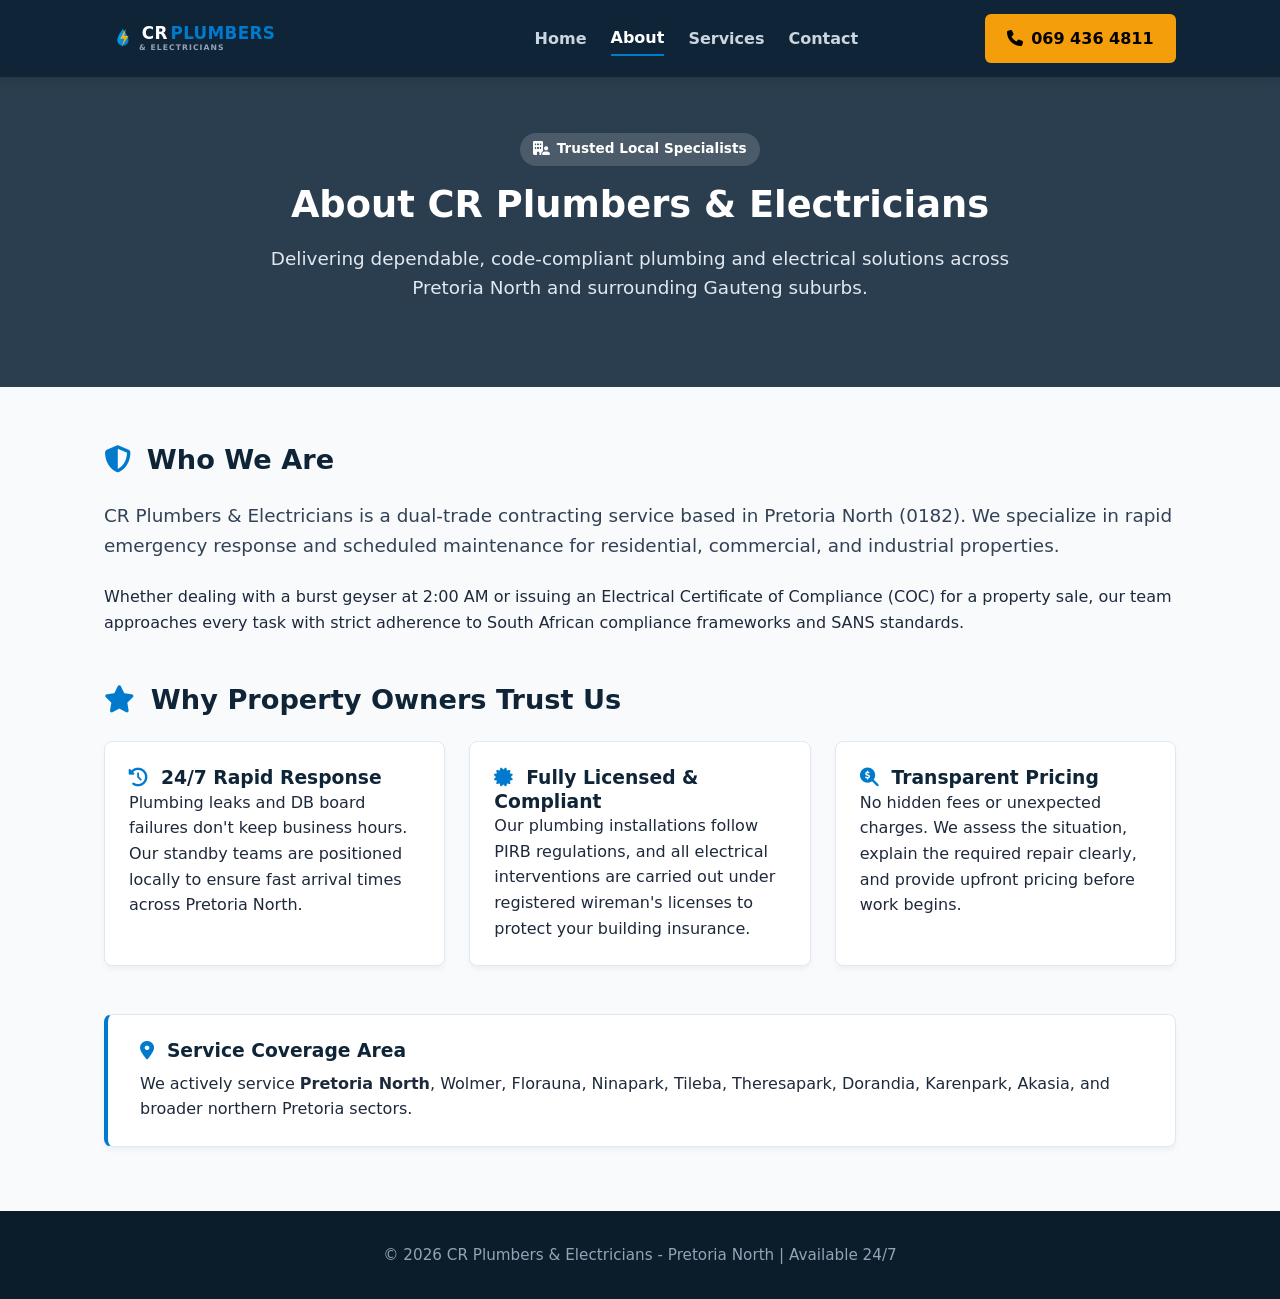
<file: website/about.html>
<!DOCTYPE html>
<html lang="en">
<head>
  <meta charset="UTF-8">
  <meta name="viewport" content="width=device-width, initial-scale=1.0">
  <title>About Us | CR Plumbers & Electricians Pretoria North</title>
  <link rel="stylesheet" href="https://cdnjs.cloudflare.com/ajax/libs/font-awesome/6.5.1/css/all.min.css">
  <link rel="stylesheet" href="style.css">
</head>
<body>

  <!-- Header & Navigation -->
  <header>
    <div class="header-container">
      <a href="../index.html" class="logo">
        <img src="logo.svg" alt="CR Plumbers & Electricians" height="42">
      </a>
      <button class="menu-toggle" id="menuToggle" aria-label="Toggle Navigation" aria-expanded="false">
        <i class="fa-solid fa-bars"></i>
      </button>
      <nav id="navMenu">
        <a href="../index.html">Home</a>
        <a href="about.html" class="active">About</a>
        <a href="services.html">Services</a>
        <a href="contact.html">Contact</a>
      </nav>
      <a href="tel:0694364811" class="btn btn-call"><i class="fa-solid fa-phone"></i> 069 436 4811</a>
    </div>
  </header>

  <!-- Page Banner -->
  <section class="hero hero-sub">
    <div class="hero-overlay"></div>
    <div class="hero-content">
      <span class="badge"><i class="fa-solid fa-building-user"></i> Trusted Local Specialists</span>
      <h1>About CR Plumbers & Electricians</h1>
      <p>Delivering dependable, code-compliant plumbing and electrical solutions across Pretoria North and surrounding Gauteng suburbs.</p>
    </div>
  </section>

  <!-- Main Content Area -->
  <main class="container">
    
    <!-- Company Overview -->
    <section class="about-overview">
      <h2 class="section-title"><i class="fa-solid fa-shield-halved icon-blue"></i> Who We Are</h2>
      <p class="lead">
        CR Plumbers & Electricians is a dual-trade contracting service based in Pretoria North (0182). We specialize in rapid emergency response and scheduled maintenance for residential, commercial, and industrial properties.
      </p>
      <p>
        Whether dealing with a burst geyser at 2:00 AM or issuing an Electrical Certificate of Compliance (COC) for a property sale, our team approaches every task with strict adherence to South African compliance frameworks and SANS standards.
      </p>
    </section>

    <!-- Core Pillars / Why Choose Us -->
    <h2 class="section-title" style="margin-top: 3rem;"><i class="fa-solid fa-star icon-blue"></i> Why Property Owners Trust Us</h2>
    <div class="grid">
      
      <div class="card">
        <div class="card-body">
          <h3><i class="fa-solid fa-clock-rotate-left icon-blue"></i> 24/7 Rapid Response</h3>
          <p>Plumbing leaks and DB board failures don't keep business hours. Our standby teams are positioned locally to ensure fast arrival times across Pretoria North.</p>
        </div>
      </div>

      <div class="card">
        <div class="card-body">
          <h3><i class="fa-solid fa-certificate icon-blue"></i> Fully Licensed & Compliant</h3>
          <p>Our plumbing installations follow PIRB regulations, and all electrical interventions are carried out under registered wireman's licenses to protect your building insurance.</p>
        </div>
      </div>

      <div class="card">
        <div class="card-body">
          <h3><i class="fa-solid fa-magnifying-glass-dollar icon-blue"></i> Transparent Pricing</h3>
          <p>No hidden fees or unexpected charges. We assess the situation, explain the required repair clearly, and provide upfront pricing before work begins.</p>
        </div>
      </div>

    </div>

    <!-- Operational Coverage Section -->
    <section class="coverage-box">
      <h3><i class="fa-solid fa-location-dot icon-blue"></i> Service Coverage Area</h3>
      <p>
        We actively service <strong>Pretoria North</strong>, Wolmer, Florauna, Ninapark, Tileba, Theresapark, Dorandia, Karenpark, Akasia, and broader northern Pretoria sectors.
      </p>
    </section>

  </main>

  <!-- Footer -->
  <footer>
    <p>&copy; 2026 CR Plumbers & Electricians - Pretoria North | Available 24/7</p>
  </footer>

  <script src="script.js"></script>
</body>
</html>
</file>
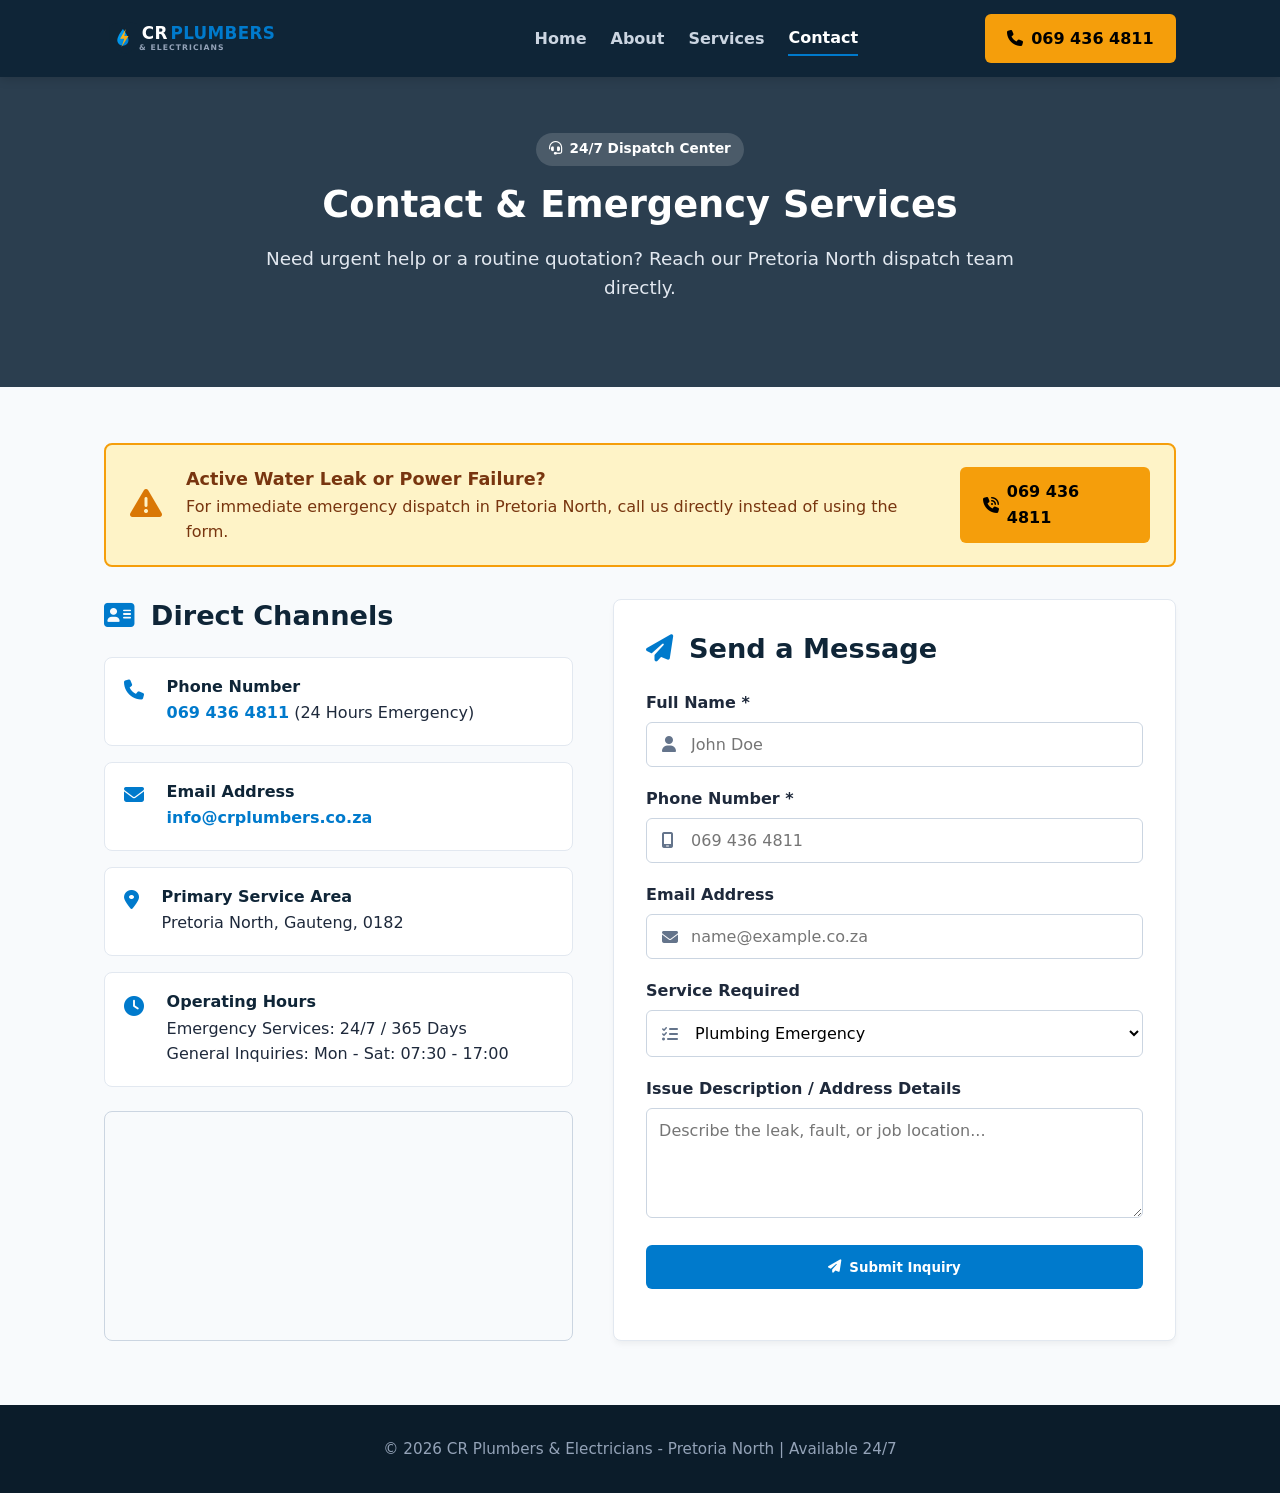
<file: website/contact.html>
<!DOCTYPE html>
<html lang="en">
<head>
  <meta charset="UTF-8">
  <meta name="viewport" content="width=device-width, initial-scale=1.0">
  <title>Contact & 24/7 Callout | CR Plumbers & Electricians Pretoria North</title>
  
  <link rel="stylesheet" href="https://cdnjs.cloudflare.com/ajax/libs/font-awesome/6.5.1/css/all.min.css">
  <link rel="stylesheet" href="style.css">
</head>
<body>

  <!-- Header & Navigation -->
  <header>
    <div class="header-container">
      <a href="../index.html" class="logo">
        <img src="logo.svg" alt="CR Plumbers & Electricians" height="42">
      </a>
      <button class="menu-toggle" id="menuToggle" aria-label="Toggle Navigation" aria-expanded="false">
        <i class="fa-solid fa-bars"></i>
      </button>
      <nav id="navMenu">
        <a href="../index.html">Home</a>
        <a href="about.html">About</a>
        <a href="services.html">Services</a>
        <a href="contact.html" class="active">Contact</a>
      </nav>
      <a href="tel:0694364811" class="btn btn-call"><i class="fa-solid fa-phone"></i> 069 436 4811</a>
    </div>
  </header>

  <!-- Page Banner -->
  <section class="hero hero-sub">
    <div class="hero-overlay"></div>
    <div class="hero-content">
      <span class="badge"><i class="fa-solid fa-headset"></i> 24/7 Dispatch Center</span>
      <h1>Contact & Emergency Services</h1>
      <p>Need urgent help or a routine quotation? Reach our Pretoria North dispatch team directly.</p>
    </div>
  </section>

  <main class="container">
    
    <!-- Urgent Emergency Alert Banner -->
    <div class="emergency-alert">
      <div class="alert-icon"><i class="fa-solid fa-triangle-exclamation"></i></div>
      <div class="alert-text">
        <strong>Active Water Leak or Power Failure?</strong>
        <p>For immediate emergency dispatch in Pretoria North, call us directly instead of using the form.</p>
      </div>
      <a href="tel:0694364811" class="btn btn-call"><i class="fa-solid fa-phone-volume"></i> 069 436 4811</a>
    </div>

    <div class="contact-grid">
      
      <!-- Direct Channels -->
      <div class="contact-info">
        <h2 class="section-title"><i class="fa-solid fa-address-card icon-blue"></i> Direct Channels</h2>
        
        <div class="info-card">
          <i class="fa-solid fa-phone icon-blue"></i>
          <div>
            <h4>Phone Number</h4>
            <p><a href="tel:0694364811">069 436 4811</a> (24 Hours Emergency)</p>
          </div>
        </div>

        <div class="info-card">
          <i class="fa-solid fa-envelope icon-blue"></i>
          <div>
            <h4>Email Address</h4>
            <p><a href="mailto:info@crplumbers.co.za">info@crplumbers.co.za</a></p>
          </div>
        </div>

        <div class="info-card">
          <i class="fa-solid fa-location-dot icon-blue"></i>
          <div>
            <h4>Primary Service Area</h4>
            <p>Pretoria North, Gauteng, 0182</p>
          </div>
        </div>

        <div class="info-card">
          <i class="fa-solid fa-clock icon-blue"></i>
          <div>
            <h4>Operating Hours</h4>
            <p>Emergency Services: 24/7 / 365 Days<br>General Inquiries: Mon - Sat: 07:30 - 17:00</p>
          </div>
        </div>

        <!-- Google Map Wrapper -->
        <div class="map-wrapper">
          <iframe 
            src="https://www.google.com/maps/embed?pb=!1m18!1m12!1m3!1d57530.07172827116!2d28.140889243761763!3d-25.674997191143825!2m3!1f0!2f0!3f0!3m2!1i1024!2i768!4f13.1!3m3!1m2!1s0x1ebfdc651125bd41%3A0x5007395b0f59260!2sPretoria%20North%2C%20Pretoria!5e0!3m2!1sen!2sza!4v1710000000000!5m2!1sen!2sza" 
            width="100%" 
            height="220" 
            style="border:0;" 
            allowfullscreen="" 
            loading="lazy" 
            referrerpolicy="no-referrer-when-downgrade">
          </iframe>
        </div>
      </div>

      <!-- Quote Request Form -->
      <div class="contact-form-wrapper">
        <h2 class="section-title"><i class="fa-solid fa-paper-plane icon-blue"></i> Send a Message</h2>
        
        <form action="contact.php" method="POST" id="contactForm" class="contact-form">
          <div class="form-group">
            <label for="name">Full Name *</label>
            <div class="input-icon-group">
              <i class="fa-solid fa-user"></i>
              <input type="text" id="name" name="name" required placeholder="John Doe">
            </div>
          </div>

          <div class="form-group">
            <label for="phone">Phone Number *</label>
            <div class="input-icon-group">
              <i class="fa-solid fa-mobile-screen"></i>
              <input type="tel" id="phone" name="phone" required placeholder="069 436 4811">
            </div>
          </div>

          <div class="form-group">
            <label for="email">Email Address</label>
            <div class="input-icon-group">
              <i class="fa-solid fa-envelope"></i>
              <input type="email" id="email" name="email" placeholder="name@example.co.za">
            </div>
          </div>

          <div class="form-group">
            <label for="service">Service Required</label>
            <div class="input-icon-group">
              <i class="fa-solid fa-list-check"></i>
              <select id="service" name="service">
                <option value="Plumbing Emergency">Plumbing Emergency</option>
                <option value="Electrical Repair">Electrical Repair / Tripping DB</option>
                <option value="Geyser Service">Geyser Replacement / Repair</option>
                <option value="Drain Unblocking">High-Pressure Drain Unblocking</option>
                <option value="Certificate of Compliance">Electrical COC Certificate</option>
                <option value="General Inquiry">General Quotation</option>
              </select>
            </div>
          </div>

          <div class="form-group">
            <label for="message">Issue Description / Address Details</label>
            <textarea id="message" name="message" rows="4" placeholder="Describe the leak, fault, or job location..."></textarea>
          </div>

          <button type="submit" class="btn btn-accent btn-block">
            <i class="fa-solid fa-paper-plane"></i> Submit Inquiry
          </button>
        </form>
      </div>

    </div>

  </main>

  <footer>
    <p>&copy; 2026 CR Plumbers & Electricians - Pretoria North | Available 24/7</p>
  </footer>

  <script src="script.js"></script>
</body>
</html>
</file>
<file: website/style.css>
/* ==========================================================================
   CR PLUMBERS & ELECTRICIANS - MAIN STYLESHEET
   Location: Pretoria North (0182)
   Brand Colors: Deep Navy, Cyan Accent, Emergency Amber
   ========================================================================== */

/* --------------------------------------------------------------------------
   1. Brand Color Palette & CSS Variables
   -------------------------------------------------------------------------- */
:root {
  --primary: #0F2537;         /* Deep Navy - Trust & Structure */
  --primary-dark: #0B1C2A;    /* Dark Navy - Footer & Feature Bar */
  --accent: #007ACC;          /* Electric Cyan - Water & Plumbing */
  --accent-hover: #005999;    /* Dark Cyan Hover */
  --emergency: #F59E0B;       /* Safety Amber - 24/7 Calls & Alerts */
  --emergency-hover: #D97706; /* Amber Hover */
  --bg-light: #F8FAFC;        /* Light Slate Background */
  --card-bg: #FFFFFF;         /* Pure White Card Containers */
  --text: #1E293B;            /* Slate Dark Text */
  --text-muted: #64748B;      /* Secondary Text */
  --border-light: #E2E8F0;    /* Card & Divide Borders */
  --border-dark: #CBD5E1;     /* Input Borders */
}

/* --------------------------------------------------------------------------
   2. Global Reset & Base Typography
   -------------------------------------------------------------------------- */
* {
  box-sizing: border-box;
  margin: 0;
  padding: 0;
  font-family: system-ui, -apple-system, BlinkMacSystemFont, "Segoe UI", Roboto, sans-serif;
}

html {
  scroll-behavior: smooth;
  -webkit-text-size-adjust: 100%;
}

body {
  background-color: var(--bg-light);
  color: var(--text);
  line-height: 1.6;
  overflow-x: hidden;
}

h1, h2, h3, h4 {
  color: var(--primary);
  font-weight: 700;
  line-height: 1.25;
}

a {
  color: inherit;
  text-decoration: none;
}

img {
  max-width: 100%;
  height: auto;
  display: block;
}

/* --------------------------------------------------------------------------
   3. Header & Responsive Navigation
   -------------------------------------------------------------------------- */
header {
  background-color: var(--primary);
  color: #FFFFFF;
  position: sticky;
  top: 0;
  z-index: 1000;
  box-shadow: 0 2px 10px rgba(0, 0, 0, 0.15);
}

.header-container {
  max-width: 1200px;
  margin: 0 auto;
  padding: 0.85rem 5%;
  display: flex;
  justify-content: space-between;
  align-items: center;
  position: relative;
}

.logo {
  display: flex;
  align-items: center;
}

.logo img {
  height: 42px;
  width: auto;
  display: block;
}

nav {
  display: flex;
  align-items: center;
}

nav a {
  color: #CBD5E1;
  margin-left: 1.5rem;
  font-weight: 600;
  transition: color 0.2s ease, border-color 0.2s ease;
  padding: 0.25rem 0;
}

nav a:hover,
nav a.active {
  color: #FFFFFF;
  border-bottom: 2px solid var(--accent);
}

.menu-toggle {
  display: none;
  background: none;
  border: none;
  color: #FFFFFF;
  font-size: 1.6rem;
  cursor: pointer;
  padding: 0.5rem;
  min-height: 44px;
  min-width: 44px;
}

/* --------------------------------------------------------------------------
   4. Buttons & Badges
   -------------------------------------------------------------------------- */
.btn {
  display: inline-flex;
  align-items: center;
  justify-content: center;
  gap: 0.5rem;
  padding: 0.75rem 1.4rem;
  border-radius: 6px;
  font-weight: 700;
  cursor: pointer;
  border: none;
  min-height: 44px;
  transition: background-color 0.2s ease, transform 0.1s ease;
}

.btn:active {
  transform: translateY(1px);
}

.btn-call {
  background-color: var(--emergency);
  color: #000000;
}

.btn-call:hover {
  background-color: var(--emergency-hover);
}

.btn-accent {
  background-color: var(--accent);
  color: #FFFFFF;
}

.btn-accent:hover {
  background-color: var(--accent-hover);
}

.btn-block {
  width: 100%;
  justify-content: center;
}

.badge {
  display: inline-flex;
  align-items: center;
  gap: 0.4rem;
  background: rgba(255, 255, 255, 0.15);
  color: #FFFFFF;
  padding: 0.35rem 0.85rem;
  border-radius: 20px;
  font-size: 0.85rem;
  font-weight: 600;
  margin-bottom: 1rem;
}

/* --------------------------------------------------------------------------
   5. Responsive Hero Sections
   -------------------------------------------------------------------------- */
.hero {
  position: relative;
  background: url('https://images.unsplash.com/photo-1581094288338-2314dddb7ece?auto=format&fit=crop&w=1600&q=80') center/cover no-repeat;
  color: #FFFFFF;
  padding: clamp(3rem, 8vw, 5rem) 5%;
  text-align: center;
}

.hero-sub {
  padding: clamp(2.5rem, 6vw, 3.5rem) 5%;
}

.hero-overlay {
  position: absolute;
  top: 0;
  left: 0;
  width: 100%;
  height: 100%;
  background: rgba(15, 37, 55, 0.88);
}

.hero-content {
  position: relative;
  z-index: 2;
  max-width: 800px;
  margin: 0 auto;
}

.hero h1 {
  color: #FFFFFF;
  font-size: clamp(1.75rem, 4vw, 2.3rem);
  margin-bottom: 1rem;
}

.hero p {
  color: #E2E8F0;
  margin-bottom: 1.8rem;
  font-size: clamp(1rem, 2vw, 1.15rem);
}

.hero-buttons {
  display: flex;
  gap: 1rem;
  justify-content: center;
  flex-wrap: wrap;
}

/* --------------------------------------------------------------------------
   6. Value Proposition Features Bar
   -------------------------------------------------------------------------- */
.features-bar {
  background: var(--primary-dark);
  color: #94A3B8;
  display: flex;
  justify-content: space-around;
  padding: 1rem 5%;
  flex-wrap: wrap;
  gap: 1rem;
  border-bottom: 1px solid #1E293B;
}

.feature-item {
  display: flex;
  align-items: center;
  gap: 0.5rem;
  font-size: 0.9rem;
  font-weight: 600;
}

.feature-item i {
  color: var(--accent);
}

/* --------------------------------------------------------------------------
   7. Layout Container & Card Systems
   -------------------------------------------------------------------------- */
.container {
  max-width: 1200px;
  margin: clamp(2rem, 5vw, 3.5rem) auto;
  padding: 0 5%;
}

.section-title {
  margin-bottom: 1.5rem;
  color: var(--primary);
  font-size: clamp(1.35rem, 3vw, 1.7rem);
}

.page-title {
  font-size: clamp(1.75rem, 4vw, 2.2rem);
  margin-bottom: 0.5rem;
}

.lead {
  font-size: clamp(1rem, 2vw, 1.15rem);
  font-weight: 500;
  color: #334155;
  margin-bottom: 1.5rem;
}

.grid {
  display: grid;
  grid-template-columns: repeat(auto-fit, minmax(280px, 1fr));
  gap: 1.5rem;
}

.card {
  background: var(--card-bg);
  border-radius: 8px;
  border: 1px solid var(--border-light);
  box-shadow: 0 4px 6px -1px rgba(0, 0, 0, 0.05);
  overflow: hidden;
  display: flex;
  flex-direction: column;
}

.card-with-img .card-img-wrapper {
  height: 200px;
  overflow: hidden;
}

.card-with-img img {
  width: 100%;
  height: 100%;
  object-fit: cover;
  transition: transform 0.3s ease;
}

.card-with-img:hover img {
  transform: scale(1.05);
}

.card-body {
  padding: 1.5rem;
  flex-grow: 1;
}

.icon-blue {
  color: var(--accent);
  margin-right: 0.4rem;
}

/* --------------------------------------------------------------------------
   8. Lists & Service Details
   -------------------------------------------------------------------------- */
.service-list {
  list-style: none;
  margin-top: 1rem;
}

.service-list li {
  margin-bottom: 0.75rem;
  display: flex;
  align-items: center;
  gap: 0.6rem;
}

.service-list li i {
  color: var(--accent);
  font-size: 0.85rem;
}

/* --------------------------------------------------------------------------
   9. About Page Specifics
   -------------------------------------------------------------------------- */
.about-overview {
  margin-bottom: 2.5rem;
}

.coverage-box {
  background: var(--card-bg);
  border: 1px solid var(--border-light);
  border-left: 4px solid var(--accent);
  padding: 1.5rem 2rem;
  border-radius: 8px;
  margin-top: 3rem;
  box-shadow: 0 4px 6px -1px rgba(0, 0, 0, 0.05);
}

.coverage-box h3 {
  color: var(--primary);
  margin-bottom: 0.5rem;
}

/* --------------------------------------------------------------------------
   10. Contact Page Grid & Form Inputs
   -------------------------------------------------------------------------- */
.contact-grid {
  display: grid;
  grid-template-columns: 1fr 1.2fr;
  gap: 2.5rem;
  margin-top: 2rem;
}

.emergency-alert {
  background: #FEF3C7;
  border: 2px solid var(--emergency);
  padding: 1.25rem 1.5rem;
  border-radius: 8px;
  display: flex;
  align-items: center;
  justify-content: space-between;
  gap: 1.5rem;
  margin-top: 1rem;
}

.alert-icon {
  font-size: 2rem;
  color: #D97706;
}

.alert-text {
  flex-grow: 1;
  color: #78350F;
}

.alert-text strong {
  display: block;
  font-size: 1.1rem;
}

.info-card {
  display: flex;
  align-items: flex-start;
  gap: 1rem;
  background: var(--card-bg);
  padding: 1.2rem;
  border-radius: 8px;
  border: 1px solid var(--border-light);
  margin-bottom: 1rem;
}

.info-card i {
  font-size: 1.25rem;
  margin-top: 0.2rem;
}

.info-card h4 {
  color: var(--primary);
  margin-bottom: 0.2rem;
}

.info-card a {
  color: var(--accent);
  font-weight: 600;
}

.map-wrapper {
  margin-top: 1.5rem;
  border: 1px solid var(--border-dark);
  border-radius: 8px;
  overflow: hidden;
}

.contact-form-wrapper {
  background: var(--card-bg);
  padding: clamp(1.25rem, 3vw, 2rem);
  border-radius: 8px;
  border: 1px solid var(--border-light);
  box-shadow: 0 4px 6px -1px rgba(0, 0, 0, 0.05);
}

.contact-form {
  margin-top: 1rem;
  width: 100%;
}

.form-group {
  margin-bottom: 1.2rem;
}

.form-group label {
  display: block;
  font-weight: 600;
  margin-bottom: 0.4rem;
}

.input-icon-group {
  position: relative;
  display: flex;
  align-items: center;
}

.input-icon-group i {
  position: absolute;
  left: 1rem;
  color: var(--text-muted);
  font-size: 1rem;
  pointer-events: none;
}

.input-icon-group input,
.input-icon-group select {
  padding-left: 2.75rem !important;
}

.form-group input,
.form-group textarea,
.form-group select {
  width: 100%;
  padding: 0.75rem;
  border: 1px solid var(--border-dark);
  border-radius: 6px;
  font-size: 1rem;
  min-height: 44px;
  outline: none;
  background-color: #FFFFFF;
  transition: border-color 0.2s ease, box-shadow 0.2s ease;
}

.form-group textarea {
  min-height: 110px;
  resize: vertical;
}

.form-group input:focus,
.form-group textarea:focus,
.form-group select:focus {
  border-color: var(--accent);
  box-shadow: 0 0 0 3px rgba(0, 122, 204, 0.15);
}

/* --------------------------------------------------------------------------
   11. Footer
   -------------------------------------------------------------------------- */
footer {
  background-color: var(--primary-dark);
  color: #94A3B8;
  text-align: center;
  padding: 2rem;
  margin-top: 4rem;
  font-size: 0.95rem;
}

/* --------------------------------------------------------------------------
   12. Responsive Breakpoints (Tablets & Mobile)
   -------------------------------------------------------------------------- */
@media (max-width: 992px) {
  .contact-grid {
    grid-template-columns: 1fr;
  }
}

@media (max-width: 850px) {
  .emergency-alert {
    flex-direction: column;
    text-align: center;
  }
  
  .emergency-alert .btn {
    width: 100%;
  }
}

@media (max-width: 768px) {
  .header-container {
    flex-wrap: wrap;
  }

  .header-container .btn-call {
    display: none; /* Hidden on small screens to save header height; accessible in page content */
  }

  .menu-toggle {
    display: block;
  }

  nav {
    display: none;
    flex-direction: column;
    width: 100%;
    position: absolute;
    top: 100%;
    left: 0;
    background-color: var(--primary);
    padding: 1rem 0;
    box-shadow: 0 10px 15px -3px rgba(0, 0, 0, 0.3);
    border-top: 1px solid rgba(255, 255, 255, 0.1);
  }

  nav.open {
    display: flex;
  }

  nav a {
    margin: 0;
    padding: 0.85rem 5%;
    width: 100%;
    text-align: left;
    border-bottom: 1px solid rgba(255, 255, 255, 0.05);
  }

  nav a:hover, nav a.active {
    border-bottom: 1px solid rgba(255, 255, 255, 0.05);
    background-color: rgba(255, 255, 255, 0.05);
  }

  .features-bar {
    flex-direction: column;
    align-items: flex-start;
    padding: 1.25rem 5%;
  }

  .hero-buttons {
    flex-direction: column;
  }

  .hero-buttons .btn {
    width: 100%;
  }
}
</file>
